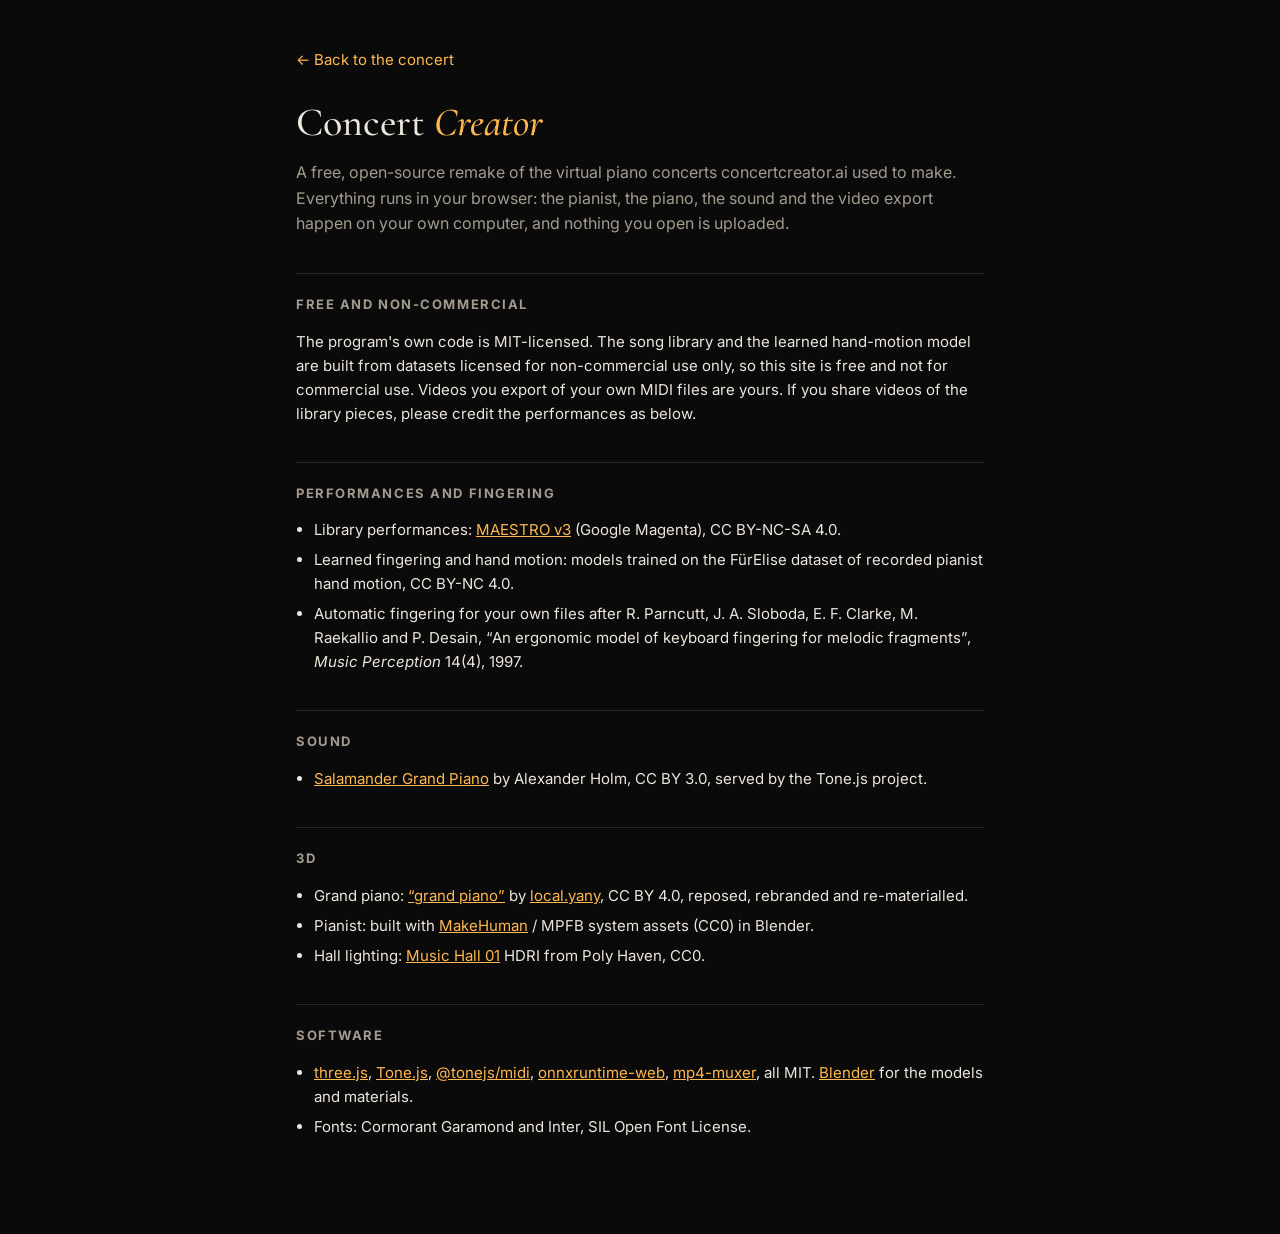
<file: credits.html>
<!doctype html>
<html lang="en">
  <head>
    <meta charset="utf-8" />
    <meta name="viewport" content="width=device-width, initial-scale=1" />
    <title>Credits · Concert Creator</title>
    <link rel="preconnect" href="https://fonts.googleapis.com" />
    <link rel="preconnect" href="https://fonts.gstatic.com" crossorigin />
    <link href="https://fonts.googleapis.com/css2?family=Cormorant+Garamond:ital,wght@0,500;1,500&family=Inter:wght@400;500;600&display=swap" rel="stylesheet" />
    <style>
      :root {
        color-scheme: dark;
        --bg: #0b0a0a;
        --ink: #ece6dc;
        --muted: #a39b8f;
        --accent: #ffb84f;
        --rule: #2a2622;
      }
      * {
        box-sizing: border-box;
      }
      body {
        margin: 0;
        background: var(--bg);
        color: var(--ink);
        font: 15px/1.6 Inter, system-ui, sans-serif;
      }
      main {
        max-width: 720px;
        margin: 0 auto;
        padding: 48px 16px 80px;
      }
      h1 {
        font: 500 40px/1.1 'Cormorant Garamond', Georgia, serif;
        margin: 0 0 8px;
      }
      h1 em {
        color: var(--accent);
      }
      h2 {
        font-size: 13px;
        letter-spacing: 0.12em;
        text-transform: uppercase;
        color: var(--muted);
        margin: 36px 0 8px;
        padding-top: 20px;
        border-top: 1px solid var(--rule);
      }
      p,
      li {
        color: var(--ink);
      }
      .lede {
        color: var(--muted);
        font-size: 16px;
      }
      ul {
        padding-left: 18px;
      }
      li {
        margin: 6px 0;
      }
      a {
        color: var(--accent);
      }
      .back {
        display: inline-block;
        margin-bottom: 28px;
        text-decoration: none;
      }
    </style>
  </head>
  <body>
    <main>
      <a class="back" href="./">← Back to the concert</a>
      <h1>Concert <em>Creator</em></h1>
      <p class="lede">A free, open-source remake of the virtual piano concerts concertcreator.ai used to make. Everything runs in your browser: the pianist, the piano, the sound and the video export happen on your own computer, and nothing you open is uploaded.</p>

      <h2>Free and non-commercial</h2>
      <p>The program's own code is MIT-licensed. The song library and the learned hand-motion model are built from datasets licensed for non-commercial use only, so this site is free and not for commercial use. Videos you export of your own MIDI files are yours. If you share videos of the library pieces, please credit the performances as below.</p>

      <h2>Performances and fingering</h2>
      <ul>
        <li>Library performances: <a href="https://magenta.tensorflow.org/datasets/maestro">MAESTRO v3</a> (Google Magenta), CC BY-NC-SA 4.0.</li>
        <li>Learned fingering and hand motion: models trained on the FürElise dataset of recorded pianist hand motion, CC BY-NC 4.0.</li>
        <li>Automatic fingering for your own files after R. Parncutt, J. A. Sloboda, E. F. Clarke, M. Raekallio and P. Desain, “An ergonomic model of keyboard fingering for melodic fragments”, <i>Music Perception</i> 14(4), 1997.</li>
      </ul>

      <h2>Sound</h2>
      <ul>
        <li><a href="https://archive.org/details/SalamanderGrandPianoV3">Salamander Grand Piano</a> by Alexander Holm, CC BY 3.0, served by the Tone.js project.</li>
      </ul>

      <h2>3D</h2>
      <ul>
        <li>Grand piano: <a href="https://sketchfab.com/3d-models/grand-piano-911d564fa49947c78d9944575b2e1cd4">“grand piano”</a> by <a href="https://sketchfab.com/local.yany">local.yany</a>, CC BY 4.0, reposed, rebranded and re-materialled.</li>
        <li>Pianist: built with <a href="https://static.makehumancommunity.org/">MakeHuman</a> / MPFB system assets (CC0) in Blender.</li>
        <li>Hall lighting: <a href="https://polyhaven.com/a/music_hall_01">Music Hall 01</a> HDRI from Poly Haven, CC0.</li>
      </ul>

      <h2>Software</h2>
      <ul>
        <li><a href="https://threejs.org">three.js</a>, <a href="https://tonejs.github.io">Tone.js</a>, <a href="https://github.com/Tonejs/Midi">@tonejs/midi</a>, <a href="https://github.com/microsoft/onnxruntime">onnxruntime-web</a>, <a href="https://github.com/Vanilagy/mp4-muxer">mp4-muxer</a>, all MIT. <a href="https://www.blender.org">Blender</a> for the models and materials.</li>
        <li>Fonts: Cormorant Garamond and Inter, SIL Open Font License.</li>
      </ul>
    </main>
  </body>
</html>
</file>
